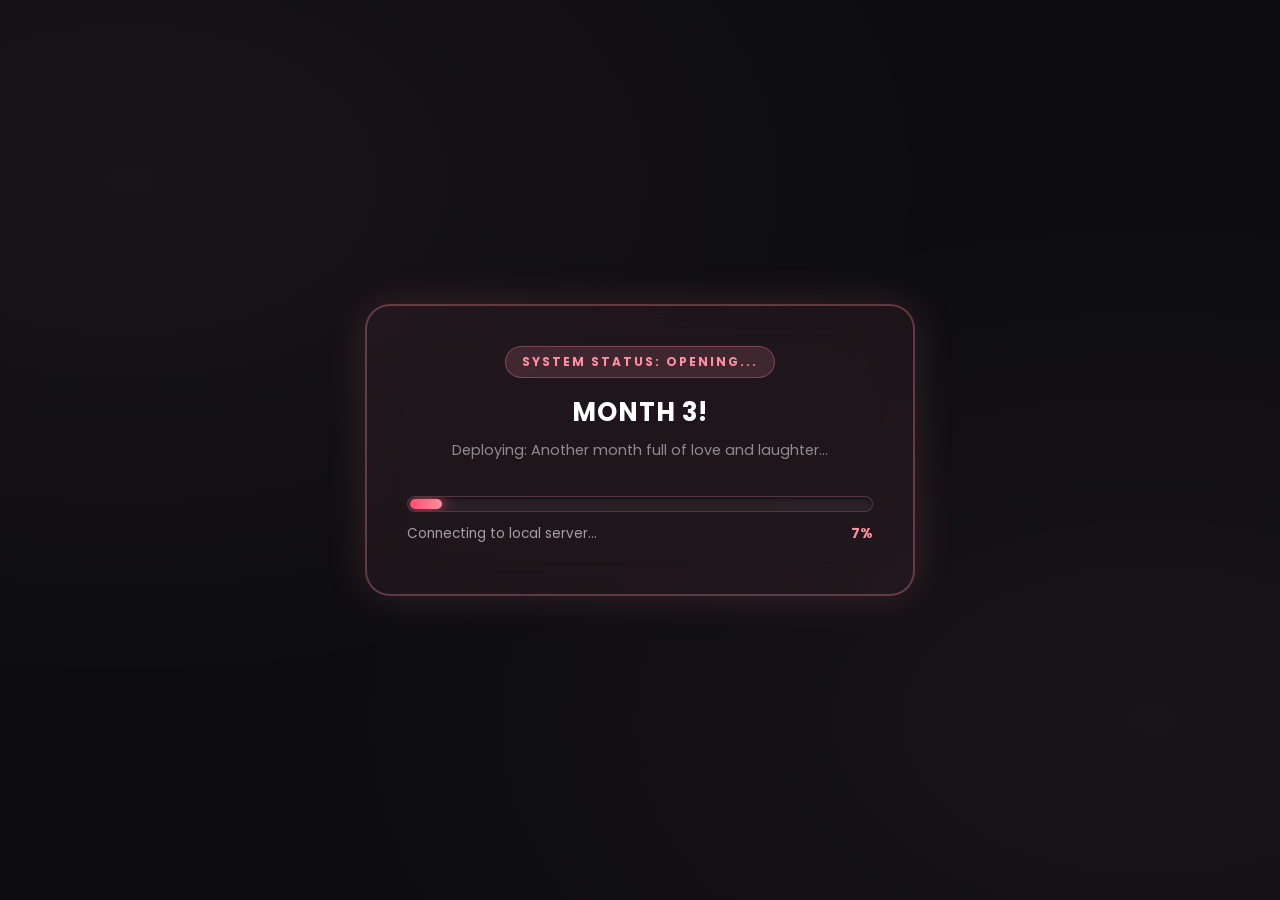
<file: index.html>
<!DOCTYPE html>
<html lang="en">
<head>
    <meta charset="UTF-8">
    <meta name="viewport" content="width=device-width, initial-scale=1.0">
    <title>Patch 0.3a: System Update</title>
    <link rel="stylesheet" href="style.css">
    <link href="https://fonts.googleapis.com/css2?family=Poppins:wght@300;400;600;700&display=swap" rel="stylesheet">
</head>
<body>

    <div id="update-container">
        
        <!-- Header / Status Section -->
        <div class="update-header">
            <span class="status-badge">SYSTEM STATUS: OPENING...</span>
            <h2>MONTH 3!</h2>
            <p class="subtitle">Deploying: Another month full of love and laughter...</p>
        </div>

        <!-- The Loading Bar Section -->
        <div class="progress-box">
            <div class="progress-bar-container">
                <div id="progress-fill"></div>
            </div>
            <div class="progress-text-row">
                <span id="status-text">Initializing download...</span>
                <span id="percentage-text">0%</span>
            </div>
        </div>

        <!-- Hidden Error & Message Section -->
        <div id="deployment-log" class="hidden">
            <div id="proximity-error" class="error-box">
                <span class="error-icon">⚠️</span>
                <p><strong>CRITICAL ERROR 143:</strong> Physical Proximity Required to complete installation.</p>
            </div>

            <div class="monthsary-letter">
                <p>Happy 3rd Monthsary, Baobei! 🤍</p>
                <p>We've officially survived 3 whole months of long-distance banter, late-night gaming, and handling each other's <em>topak</em> virtually as of now. 
                    I know that it feels too fast na we are already in our 3rd monthsary and that it also feels slow because we want to be together na, but I want you to know na whether it feels fast or slow, 
                    I will savour every moment that we have, mapa-jokes, laughters, banters, cringe moments, suyuan, chismisan, and etc... 
                    I appreciate every single moment that we have. I want us to have more moments with each other pa and that we can spend more time with each other this bakasyon. Onting tiis na lang and we can be together na physically hihi. 
                    Always remember that I love you and I appreciate you every single time. I love you, Baobei, and happy 3rd monthsary 😙😙😙.</p>

                <div class="system-note-box">
                    <div class="note-header">
                        <span class="note-icon">ℹ️</span>
                        <strong>SYSTEM NOTICE: PENDING ACTION</strong>
                    </div>
                    <p>The remaining 1% of this update can only be installed in person. Prepare your scanning device for the meetup, Baobei. 
                        Your next instructions will be delivered via a physical QR code.</p>
                </div>

                <!-- NEW INTERACTIVE SYNC BUTTON -->
                <div id="sync-action-wrapper" style="text-align: center; margin: 25px 0;">
                    <button id="sync-button" onclick="completePatchThree()">INITIALIZE PROXIMITY SYNC</button>
                </div>

                <!-- HIDDEN PAYLOAD PROTOCOL: REVEALED ON 100% CLICK -->
                <div id="proximity-payload" class="hidden">
                    <div class="success-banner">
                        🏁 <strong>LINK ESTABLISHED (100%):</strong> Proximity protocols unlocked.
                    </div>
                    <div class="qr-payload-box">
                        <h3>[ OBJECTIVE REVEALED ]</h3>
                        <p>Scan the hidden core tracker:</p>
                        
                        <!-- THE QR CODE WRAPPER CONTAINER -->
                        <div class="qr-frame">
                            <!-- Generate a QR for "https://lopezjohnrick726-lab.github.io/3rd/patch4.html" and upload it to GitHub as qr04.png -->
                            <img src= "qr04.png" alt="Patch 0.4 System Core QR">
                        </div>
                        <span class="system-hash">Target File Address: patch4.html</span>
                    </div>
                </div>
                
                <div class="signature">
                    // Verification Paused. <br>
                    - Shion ❤️
                </div>
            </div>
        </div>

    </div>

    <script src="script.js"></script>
</body>
</html>
</file>
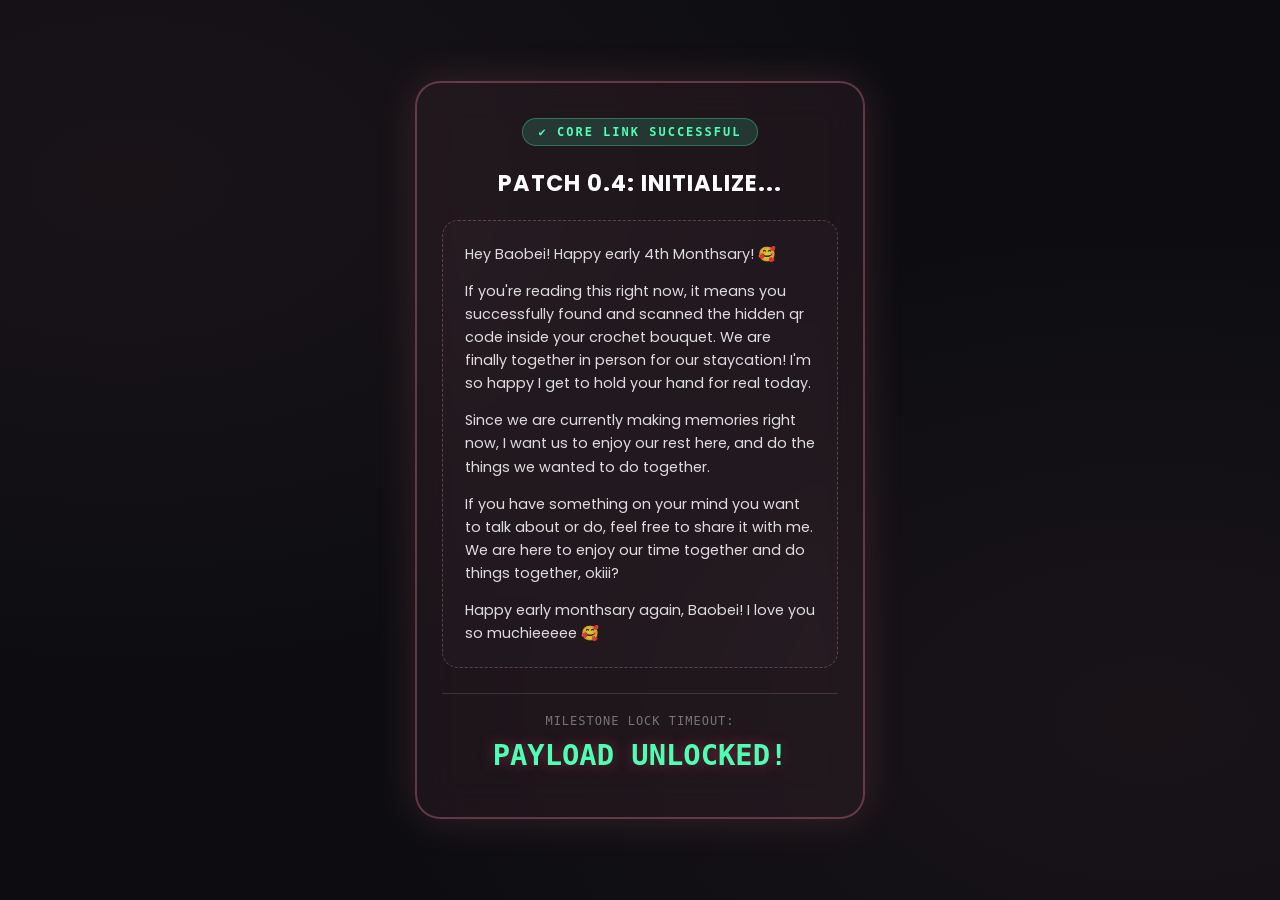
<file: patch4.html>
<!DOCTYPE html>
<html lang="en">
<head>
    <meta charset="UTF-8">
    <meta name="viewport" content="width=device-width, initial-scale=1.0">
    <title>[LOG: PROXIMITY VERIFIED]</title>
    <link href="https://fonts.googleapis.com/css2?family=Poppins:wght@300;400;600;700&display=swap" rel="stylesheet">
    <style>
        /* Base Setup matching your main aesthetic */
        * { 
            margin: 0; 
            padding: 0; 
            box-sizing: border-box; 
            font-family: 'Poppins', sans-serif; 
        }
        body {
            background: #0d0d11;
            background-image: 
                radial-gradient(at 10% 20%, rgba(255, 143, 163, 0.05) 0px, transparent 50%),
                radial-gradient(at 90% 80%, rgba(255, 143, 163, 0.05) 0px, transparent 50%);
            display: flex;
            justify-content: center;
            align-items: center;
            min-height: 100vh;
            padding: 20px;
            overflow-x: hidden;
        }

        /* Glassmorphism Card Container */
        .container {
            background: rgba(255, 143, 163, 0.06);
            backdrop-filter: blur(20px);
            -webkit-backdrop-filter: blur(20px);
            border: 2px solid rgba(255, 143, 163, 0.3);
            border-radius: 25px;
            padding: 35px 25px;
            max-width: 450px;
            width: 100%;
            text-align: center;
            box-shadow: 0 0 40px rgba(255, 143, 163, 0.15);
        }

        /* Header Style */
        .status-badge {
            background: rgba(77, 255, 180, 0.15);
            color: #4dffb4;
            font-size: 0.75rem;
            font-weight: 700;
            letter-spacing: 2px;
            padding: 6px 16px;
            border-radius: 50px;
            border: 1px solid rgba(77, 255, 180, 0.3);
            display: inline-block;
            margin-bottom: 20px;
            font-family: monospace;
        }

        h2 { 
            color: #ffffff; 
            font-size: 1.4rem; 
            letter-spacing: 1px; 
            margin-bottom: 20px;
            font-weight: 700;
        }

        /* Message Box Style */
        .welcome-card {
            background: rgba(255, 255, 255, 0.02);
            border: 1px dashed rgba(255, 143, 163, 0.3);
            border-radius: 16px;
            padding: 22px;
            margin-bottom: 25px;
            line-height: 1.6;
            font-size: 0.9rem;
            text-align: left;
            color: rgba(255, 255, 255, 0.85);
        }
        .welcome-card p { margin-bottom: 14px; }
        .welcome-card p:last-child { margin-bottom: 0; }

        /* Countdown Timer Section */
        .timer-box {
            border-top: 1px solid rgba(255, 143, 163, 0.2);
            padding-top: 20px;
        }

        .timer-label { 
            font-family: monospace; 
            color: rgba(255,255,255,0.4); 
            font-size: 0.75rem; 
            letter-spacing: 1px; 
        }

        #countdown { 
            font-size: 1.8rem; 
            font-weight: bold; 
            color: #ff4d6d; 
            font-family: monospace; 
            margin: 10px 0; 
            text-shadow: 0 0 15px rgba(255,77,109,0.4); 
        }
    </style>
</head>
<body>

    <div class="container">
        <span class="status-badge">✔ CORE LINK SUCCESSFUL</span>
        <h2>PATCH 0.4: INITIALIZE...</h2>
        
        <div class="welcome-card">
            <p>Hey Baobei! Happy early 4th Monthsary! 🥰</p>
            <p>If you're reading this right now, it means you successfully found and scanned the hidden qr code inside your crochet bouquet. 
                We are finally together in person for our staycation! I'm so happy I get to hold your hand for real today.</p>
            <p>Since we are currently making memories right now, I want us to enjoy our rest here, and do the things we wanted to do together.</p>
            <p>If you have something on your mind you want to talk about or do, feel free to share it with me. We are here to enjoy our time together and do things together, okiii?</p>
            <p>Happy early monthsary again, Baobei! I love you so muchieeeee 🥰</p>
        </div>

        <div class="timer-box">
            <div class="timer-label">MILESTONE LOCK TIMEOUT:</div>
            <div id="countdown">00d : 00h : 00m : 00s</div>
        </div>
    </div>

    <script>
        // Target date parameter: July 5, 2026 at Midnight
        const targetDate = new Date("July 5, 2026 00:00:00").getTime();

        const countdownEngine = setInterval(() => {
            const now = new Date().getTime();
            const distance = targetDate - now;

            const days = Math.floor(distance / (1000 * 60 * 60 * 24));
            const hours = Math.floor((distance % (1000 * 60 * 60 * 24)) / (1000 * 60 * 60));
            const minutes = Math.floor((distance % (1000 * 60 * 60)) / (1000 * 60));
            const seconds = Math.floor((distance % (1000 * 60)) / 1000);

            document.getElementById("countdown").innerText = `${days}d : ${hours}h : ${minutes}m : ${seconds}s`;

            if (distance < 0) {
                clearInterval(countdownEngine);
                document.getElementById("countdown").innerText = "PAYLOAD UNLOCKED!";
                document.getElementById("countdown").style.color = "#4dffb4";
            }
        }, 1000);
    </script>
</body>
</html>
</file>
<file: style.css>
/* ==========================================
   1. RESET & BASE STYLES
   ========================================== */
* {
    margin: 0;
    padding: 0;
    box-sizing: border-box;
    font-family: 'Poppins', sans-serif;
}

body {
    background: #0d0d11; /* Sleek dark background */
    background-image: 
        radial-gradient(at 10% 20%, rgba(255, 143, 163, 0.05) 0px, transparent 50%),
        radial-gradient(at 90% 80%, rgba(255, 143, 163, 0.05) 0px, transparent 50%);
    min-height: 100vh;
    display: flex;
    justify-content: center;
    align-items: center;
    padding: 20px;
    overflow-x: hidden;
}

/* ==========================================
   2. MAIN CONTAINER (Glassmorphism)
   ========================================== */
#update-container {
    background: rgba(255, 143, 163, 0.06);
    backdrop-filter: blur(20px);
    -webkit-backdrop-filter: blur(20px);
    border: 2px solid rgba(255, 143, 163, 0.3);
    border-radius: 25px;
    padding: 40px;
    width: 100%;
    max-width: 550px;
    box-shadow: 0 0 40px rgba(255, 143, 163, 0.15);
    transition: all 0.5s cubic-bezier(0.4, 0, 0.2, 1);
}

/* ==========================================
   3. HEADER / STATUS SECTION
   ========================================== */
.update-header {
    text-align: center;
    margin-bottom: 35px;
}

.status-badge {
    background: rgba(255, 143, 163, 0.15);
    color: #ff8fa3;
    font-size: 0.75rem;
    font-weight: 700;
    letter-spacing: 2px;
    padding: 6px 16px;
    border-radius: 50px;
    border: 1px solid rgba(255, 143, 163, 0.3);
    display: inline-block;
    margin-bottom: 15px;
}

.update-header h2 {
    color: #ffffff;
    font-size: 1.6rem;
    font-weight: 700;
    letter-spacing: 1px;
    margin-bottom: 8px;
}

.subtitle {
    color: rgba(255, 255, 255, 0.5);
    font-size: 0.9rem;
}

/* ==========================================
   4. PROGRESS BAR GRAPHICS
   ========================================== */
.progress-box {
    margin-bottom: 10px;
}

.progress-bar-container {
    background: rgba(255, 255, 255, 0.05);
    border: 1px solid rgba(255, 143, 163, 0.2);
    height: 16px;
    border-radius: 50px;
    width: 100%;
    overflow: hidden;
    padding: 2px;
    box-shadow: inset 0 2px 4px rgba(0, 0, 0, 0.5);
}

#progress-fill {
    height: 100%;
    width: 0%; /* Regulated dynamically by JavaScript */
    background: linear-gradient(90deg, #ff4d6d, #ff8fa3);
    border-radius: 50px;
    box-shadow: 0 0 15px #ff4d6d;
    transition: width 0.1s linear;
}

.progress-text-row {
    display: flex;
    justify-content: space-between;
    margin-top: 12px;
    font-family: monospace;
    font-size: 0.85rem;
}

#status-text {
    color: rgba(255, 255, 255, 0.6);
}

#percentage-text {
    color: #ff8fa3;
    font-weight: bold;
}

/* ==========================================
   5. ERROR & LETTER CONTENT (Hidden by default)
   ========================================== */
.hidden {
    display: none !important;
}

#deployment-log {
    animation: fadeIn 1.2s cubic-bezier(0.4, 0, 0.2, 1) forwards;
    margin-top: 30px;
}

.error-box {
    background: rgba(255, 77, 109, 0.1);
    border: 1px solid rgba(255, 77, 109, 0.4);
    border-radius: 12px;
    padding: 15px;
    display: flex;
    align-items: flex-start;
    gap: 12px;
    margin-bottom: 30px;
}

.error-icon {
    font-size: 1.2rem;
}

.error-box p {
    color: #ff4d6d;
    font-size: 0.85rem;
    line-height: 1.5;
}

/* The Heartfelt Letter Layout */
.monthsary-letter {
    border-top: 1px solid rgba(255, 143, 163, 0.2);
    padding-top: 25px;
}

.monthsary-letter p {
    color: rgba(255, 255, 255, 0.9);
    font-size: 0.95rem;
    line-height: 1.7;
    margin-bottom: 18px;
    text-shadow: 0 2px 4px rgba(0, 0, 0, 0.2);
}

.monthsary-letter p:first-child {
    font-size: 1.2rem;
    font-weight: 600;
    color: #ff8fa3;
    text-align: center;
    margin-bottom: 25px;
}

.signature {
    text-align: right;
    margin-top: 35px;
    font-family: monospace;
    font-size: 0.9rem;
    color: #ff8fa3;
    line-height: 1.6;
}

/* ==========================================
   6. RESPONSIVE MOBILE OPTIMIZATION
   ========================================== */
@media screen and (max-width: 480px) {
    #update-container {
        padding: 25px 20px;
    }

    .update-header h2 {
        font-size: 1.35rem;
    }

    .monthsary-letter p {
        font-size: 0.9rem;
    }
}

/* Animation Keys */
@keyframes fadeIn {
    from {
        opacity: 0;
        transform: translateY(15px);
    }
    to {
        opacity: 1;
        transform: translateY(0);
    }
}

.system-note-box {
    background: rgba(255, 143, 163, 0.04);
    border-left: 4px solid #ff8fa3; /* Creates a clean notification anchor line */
    border-top: 1px solid rgba(255, 143, 163, 0.15);
    border-right: 1px solid rgba(255, 143, 163, 0.15);
    border-bottom: 1px solid rgba(255, 143, 163, 0.15);
    border-radius: 4px 12px 12px 4px;
    padding: 16px 20px;
    margin: 25px 0 15px 0;
    box-shadow: 0 4px 15px rgba(0, 0, 0, 0.2);
}

.note-header {
    display: flex;
    align-items: center;
    gap: 8px;
    color: #ff8fa3;
    font-family: monospace;
    font-size: 0.85rem;
    letter-spacing: 1px;
    margin-bottom: 8px;
}

.note-icon {
    font-size: 1rem;
}

.system-note-box p {
    color: rgba(255, 255, 255, 0.8) !important;
    font-size: 0.9rem !important;
    line-height: 1.6 !important;
    margin-bottom: 0 !important; /* Overrides default paragraph margin */
    text-align: left !important;
}

/* ==========================================
   7. PATCH 0.4 TRANSITION UTILITIES (FIXED)
   ========================================== */
#sync-button {
    background: transparent;
    border: 2px solid #ff8fa3;
    color: #ff8fa3;
    padding: 12px 24px;
    font-family: monospace;
    font-weight: bold;
    font-size: 0.9rem;
    border-radius: 8px;
    cursor: pointer;
    letter-spacing: 1px;
    transition: all 0.3s ease;
    box-shadow: 0 0 10px rgba(255, 143, 163, 0.1);
}

#sync-button:hover {
    background: #ff8fa3;
    color: #0d0d11;
    box-shadow: 0 0 20px #ff8fa3;
    transform: translateY(-2px);
}

/* Fixed Contrast and Padding for the Success Banner */
.success-banner {
    background: rgba(77, 255, 180, 0.1) !important;
    border: 1px solid rgba(77, 255, 180, 0.4) !important;
    padding: 15px;
    border-radius: 12px;
    color: #4dffb4 !important;
    font-size: 0.85rem;
    text-align: center;
    font-family: monospace;
    margin-bottom: 20px;
    display: block;
    box-shadow: 0 4px 15px rgba(0, 0, 0, 0.3);
}

/* Fixed Payload Box Visibility */
.qr-payload-box {
    background: rgba(255, 255, 255, 0.03) !important;
    border: 1px dashed rgba(255, 143, 163, 0.3) !important;
    border-radius: 16px;
    padding: 25px 20px;
    text-align: center;
    margin-bottom: 25px;
    box-shadow: 0 8px 24px rgba(0, 0, 0, 0.4);
}

.qr-payload-box h3 {
    font-family: monospace;
    color: #ff8fa3 !important;
    font-size: 1.05rem;
    letter-spacing: 2px;
    margin-bottom: 12px;
    font-weight: bold;
}

.qr-payload-box p {
    font-size: 0.9rem !important;
    color: rgba(255, 255, 255, 0.85) !important;
    line-height: 1.6 !important;
    margin-bottom: 20px !important;
}

/* Centered White Container Frame to Make the QR Visible */
.qr-frame {
    background: #ffffff !important;
    padding: 12px;
    border-radius: 12px;
    width: 180px;
    height: 180px;
    margin: 0 auto 15px auto;
    box-shadow: 0 0 25px rgba(255, 143, 163, 0.2);
    display: flex;
    justify-content: center;
    align-items: center;
}

.qr-frame img {
    width: 100% !important;
    height: 100% !important;
    display: block;
    object-fit: contain;
}

.system-hash {
    display: block;
    font-family: monospace;
    font-size: 0.75rem;
    color: rgba(255, 255, 255, 0.4) !important;
    letter-spacing: 0.5px;
    margin-top: 5px;
}
</file>
